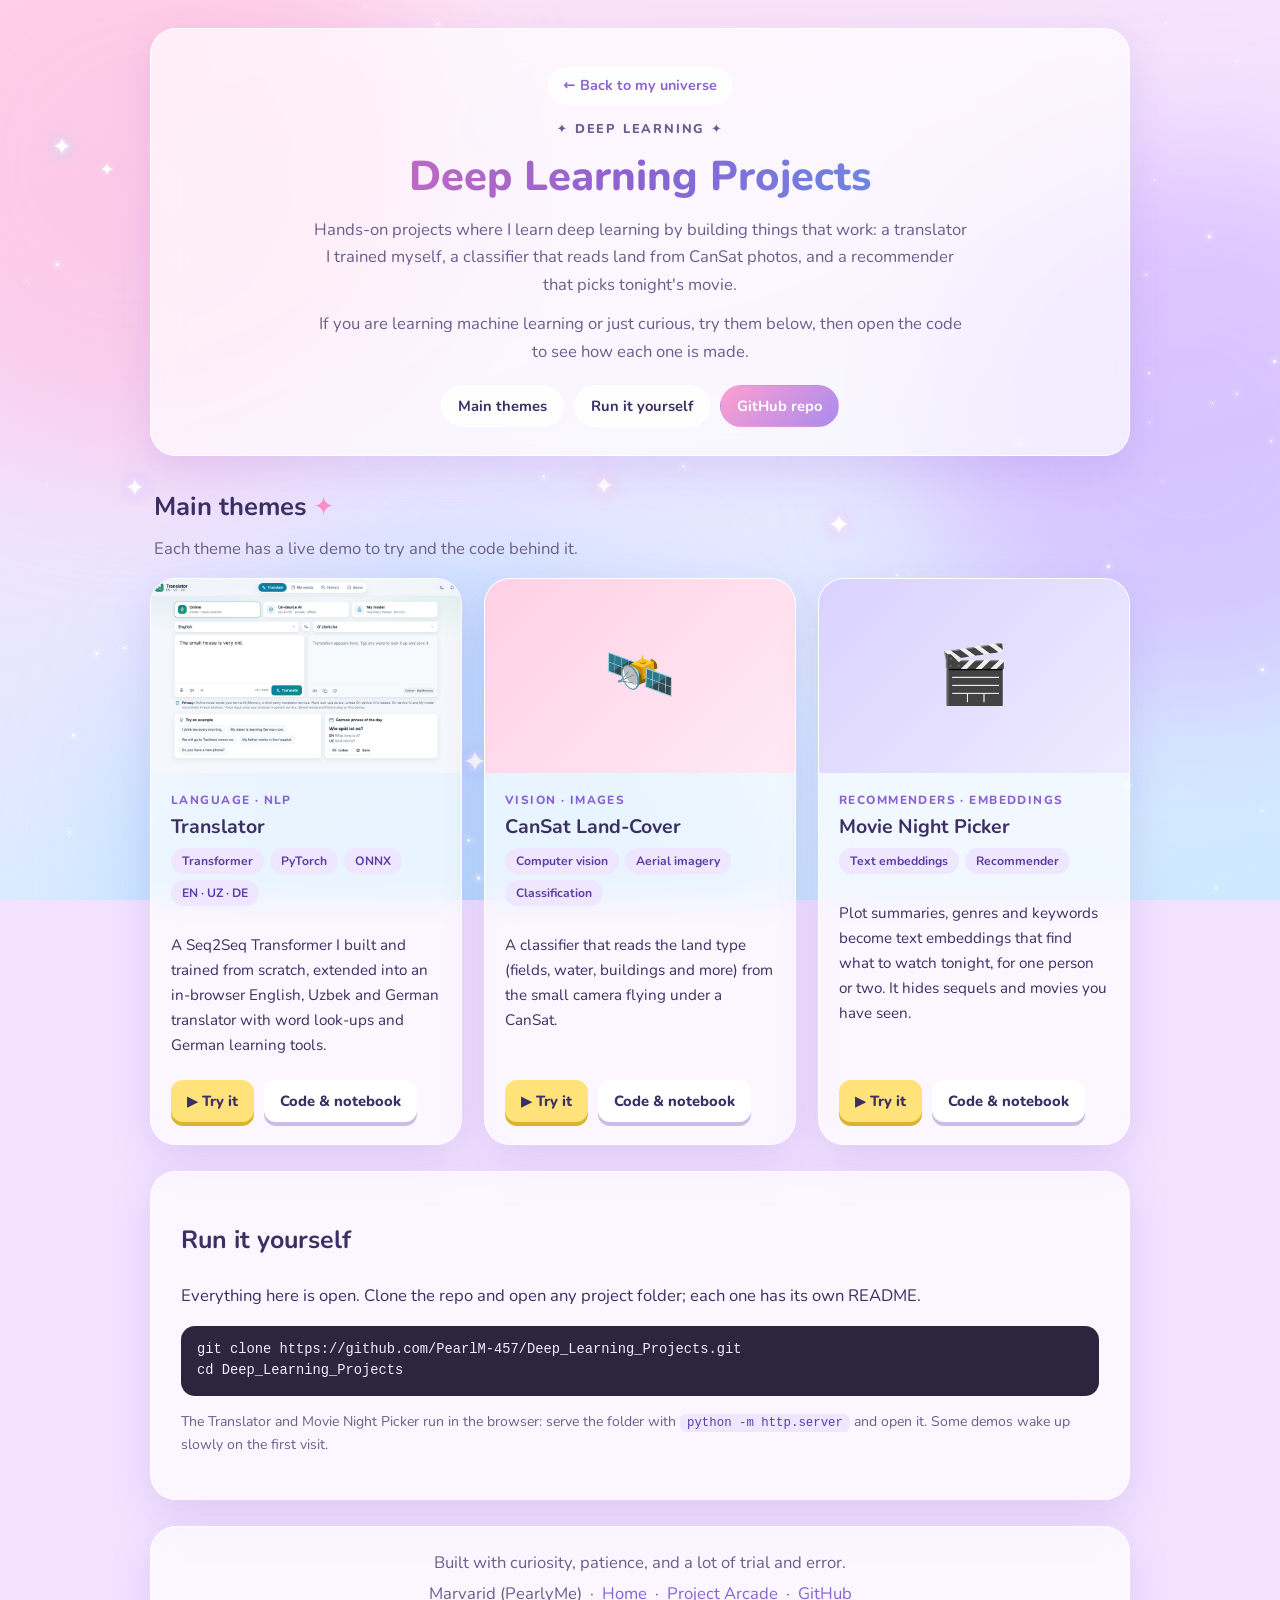
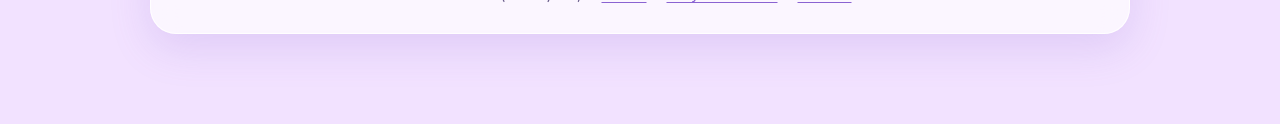
<file: index.html>
<!DOCTYPE html>
<html lang="en">
<head>
<meta charset="utf-8">
<meta name="viewport" content="width=device-width, initial-scale=1">
<meta name="color-scheme" content="light">
<title>Deep Learning Projects | Marvarid (PearlyMe)</title>
<meta name="description" content="Hands-on deep learning projects: a Seq2Seq translator, a CanSat land-cover classifier and a movie recommender. Try them live and get the code.">
<link rel="preconnect" href="https://fonts.googleapis.com">
<link rel="preconnect" href="https://fonts.gstatic.com" crossorigin>
<link href="https://fonts.googleapis.com/css2?family=Nunito:wght@400;600;700;800&family=Press+Start+2P&display=swap" rel="stylesheet">
<style>

.sky {
  position: fixed; inset: 0; z-index: -1; overflow: hidden; pointer-events: none;
  background: linear-gradient(165deg, #ffe3f2 0%, #f2e2ff 38%, #dcebff 72%, #cde8ff 100%);
}
.sky .blob {
  position: absolute; border-radius: 50%; filter: blur(70px); opacity: .55;
  animation: drift 28s ease-in-out infinite alternate;
}
.sky .b1 { width: 46vmax; height: 46vmax; left: -12vmax; top: -10vmax; background: #ffb8dc; }
.sky .b2 { width: 42vmax; height: 42vmax; right: -14vmax; top: 18vh; background: #cfa8ff; animation-duration: 34s; }
.sky .b3 { width: 50vmax; height: 50vmax; left: 10vw; bottom: -24vmax; background: #9fd3ff; animation-duration: 40s; }
@keyframes drift { to { transform: translate(4vmax, 3vmax) scale(1.08); } }

.sky .star {
  position: absolute; border-radius: 50%; background: #fff;
  box-shadow: 0 0 6px 1px rgba(255, 255, 255, .9);
  animation: twinkle var(--d, 4s) ease-in-out var(--delay, 0s) infinite;
}
.sky .spark {
  position: absolute; width: var(--s, 14px); height: var(--s, 14px);
  background: url("data:image/svg+xml,%3Csvg xmlns='http://www.w3.org/2000/svg' viewBox='0 0 24 24'%3E%3Cpath fill='white' d='M12 0c.8 6.2 5.8 11.2 12 12-6.2.8-11.2 5.8-12 12-.8-6.2-5.8-11.2-12-12C6.2 11.2 11.2 6.2 12 0z'/%3E%3C/svg%3E") center / contain no-repeat;
  filter: drop-shadow(0 0 4px rgba(255, 255, 255, .95)) drop-shadow(0 0 8px var(--glow, rgba(255, 150, 210, .7)));
  animation: twinkle var(--d, 5s) ease-in-out var(--delay, 0s) infinite;
}
@keyframes twinkle { 0%, 100% { opacity: .25; transform: scale(.75); } 50% { opacity: 1; transform: scale(1.15); } }

.sky .shoot {
  position: absolute; top: 12%; left: -160px; width: 130px; height: 2px; border-radius: 2px; opacity: 0;
  background: linear-gradient(90deg, rgba(255, 255, 255, 0), #fff);
  box-shadow: 0 0 8px 1px rgba(255, 255, 255, .8);
  animation: shoot 16s linear 3s infinite;
}
@keyframes shoot {
  0% { transform: translate(0, 0) rotate(24deg); opacity: 0; }
  2% { opacity: 1; }
  9% { transform: translate(75vw, 34vh) rotate(24deg); opacity: 0; }
  100% { transform: translate(75vw, 34vh) rotate(24deg); opacity: 0; }
}

/* sparkle dust that follows a mouse pointer */
.dust {
  position: fixed; z-index: 9; width: 9px; height: 9px; pointer-events: none; margin: -4px 0 0 -4px;
  background: var(--h, #ff9fd0); border-radius: 50%; box-shadow: 0 0 8px 2px var(--h, #ff9fd0);
  animation: dust .8s ease-out forwards;
}
@keyframes dust { to { opacity: 0; transform: translateY(16px) scale(.2); } }

@media (prefers-reduced-motion: reduce) {
  .sky *, .dust { animation: none !important; }
  .sky .star, .sky .spark { opacity: .8; }
}

:root { color-scheme: light; --ink:#3b2f63; --muted:#6a5f8c; --pink:#ff8fc7; --purple:#8a63d2; --card:rgba(255,255,255,.68); --edge:rgba(255,255,255,.9); --px:"Press Start 2P", ui-monospace, "Courier New", monospace; }
* { box-sizing: border-box; }
html { scroll-behavior: smooth; }
body { margin:0; min-height:100vh; padding:28px 16px 64px; color:var(--ink); background:#f2e2ff; font-family:"Nunito", system-ui, -apple-system, "Segoe UI", sans-serif; font-size:1.04rem; line-height:1.65; display:flex; flex-direction:column; align-items:center; }
.page { width:100%; max-width:980px; }
a { color:var(--purple); text-underline-offset:3px; }
:focus-visible { outline:3px solid var(--pink); outline-offset:3px; border-radius:6px; }
.card { background:var(--card); border:1px solid var(--edge); border-radius:26px; padding:28px 30px; margin-bottom:26px; box-shadow:0 14px 40px rgba(138,99,210,.18); backdrop-filter:blur(14px); -webkit-backdrop-filter:blur(14px); }
.hero { text-align:center; padding:38px 30px 28px; }
.back { display:inline-block; margin-bottom:14px; font-weight:700; font-size:.9rem; text-decoration:none; background:rgba(255,255,255,.8); border:1px solid var(--edge); padding:6px 14px; border-radius:999px; }
.kicker { margin:0 0 6px; font-weight:800; letter-spacing:.14em; text-transform:uppercase; font-size:.8rem; color:var(--purple); }
h1 { margin:0 0 14px; font-size:clamp(1.7rem,5.4vw,2.6rem); line-height:1.2; font-weight:800; background:linear-gradient(90deg,#f06fb4,#8a63d2 50%,#4fa8ee); -webkit-background-clip:text; background-clip:text; -webkit-text-fill-color:transparent; }
.hero p { margin:0 auto 12px; max-width:660px; color:var(--muted); }
.pills { display:flex; flex-wrap:wrap; justify-content:center; gap:10px; margin-top:20px; }
.pills a { text-decoration:none; font-weight:700; font-size:.92rem; color:var(--ink); background:rgba(255,255,255,.8); border:1px solid var(--edge); padding:8px 16px; border-radius:999px; }
.pills a:hover { background:#fff; color:var(--purple); }
.pills a.hot { background:linear-gradient(135deg,#ff9fd0,#a98bef); color:#fff; border-color:transparent; }
h2.title { margin:30px 4px 6px; font-size:1.6rem; } h2.title::after { content:" ✦"; color:var(--pink); }
.sub { margin:0 4px 16px; color:var(--muted); }
.grid { display:grid; grid-template-columns:repeat(auto-fit,minmax(270px,1fr)); gap:22px; margin-bottom:26px; }
.theme { margin:0; padding:0; overflow:hidden; display:flex; flex-direction:column; transition:transform .25s, box-shadow .25s; }
.theme:hover { transform:translateY(-4px); box-shadow:0 20px 48px rgba(138,99,210,.28); }
.theme .pic { aspect-ratio:16/10; width:100%; object-fit:cover; object-position:top; display:block; background:#efe6ff; }
.theme .tile { aspect-ratio:16/10; display:grid; place-items:center; font-size:3.6rem; background:linear-gradient(135deg,var(--a),var(--b)); }
.theme .body { padding:18px 20px 22px; display:flex; flex-direction:column; flex:1; }
.theme .kind { margin:0 0 4px; font-size:.74rem; font-weight:800; letter-spacing:.12em; text-transform:uppercase; color:var(--purple); }
.theme h3 { margin:0 0 8px; font-size:1.22rem; line-height:1.3; }
.theme p { font-size:.95rem; }
.tags { list-style:none; display:flex; flex-wrap:wrap; gap:6px; padding:0; margin:0 0 12px; }
.tags li { font-size:.76rem; font-weight:700; padding:3px 11px; border-radius:999px; background:#efe6ff; color:#5a3ea6; }
.acts { margin-top:auto; display:flex; flex-wrap:wrap; gap:10px; padding-top:6px; }
.btn { display:inline-block; text-decoration:none; font-weight:800; font-size:.92rem; color:#3b2f63; background:#ffe27a; padding:9px 16px; border-radius:12px; box-shadow:0 4px 0 #d9b52e; transition:transform .15s, box-shadow .15s; }
.btn:hover { color:#3b2f63; transform:translateY(2px); box-shadow:0 2px 0 #d9b52e; }
.btn.alt { background:#fff; box-shadow:0 4px 0 #c9bfe6; }
.note { font-size:.88rem; color:var(--muted); }
code { background:#efe6ff; color:#5a3ea6; padding:2px 7px; border-radius:6px; font-size:.88em; }
pre { background:#2b2540; color:#f3ecff; padding:14px 16px; border-radius:14px; overflow:auto; font-size:.86rem; line-height:1.5; }
footer.hero { padding:22px 30px; } footer.hero p { margin-bottom:4px; }
@media (max-width:560px) { body { padding:18px 12px 48px; } .card, .hero { padding:22px 18px; border-radius:22px; } }
@media (prefers-reduced-motion: reduce) { html { scroll-behavior:auto; } .theme { transition:none; } }
</style>
</head>
<body>
<div class="page">

  <header class="hero card">
    <a class="back" href="https://pearlm-457.github.io/">&larr; Back to my universe</a>
    <p class="kicker">✦ Deep learning ✦</p>
    <h1>Deep Learning Projects</h1>
    <p>Hands-on projects where I learn deep learning by building things that work: a translator I trained myself, a classifier that reads land from CanSat photos, and a recommender that picks tonight's movie.</p>
    <p>If you are learning machine learning or just curious, try them below, then open the code to see how each one is made.</p>
    <nav class="pills" aria-label="Sections">
      <a href="#themes">Main themes</a>
      <a href="#run">Run it yourself</a>
      <a class="hot" href="https://github.com/PearlM-457/Deep_Learning_Projects" target="_blank" rel="noopener">GitHub repo</a>
    </nav>
  </header>

  <h2 class="title" id="themes">Main themes</h2>
  <p class="sub">Each theme has a live demo to try and the code behind it.</p>

  <div class="grid">

    <article class="card theme">
      <img class="pic" src="translator-preview.png" alt="Screenshot of the Translator app" loading="lazy" onerror="this.outerHTML='<div class=&quot;tile&quot; style=&quot;--a:#bdeee6;--b:#e4f8f4&quot;>🌐</div>'">
      <div class="body">
        <p class="kind">Language · NLP</p>
        <h3>Translator</h3>
        <ul class="tags"><li>Transformer</li><li>PyTorch</li><li>ONNX</li><li>EN · UZ · DE</li></ul>
        <p>A Seq2Seq Transformer I built and trained from scratch, extended into an in-browser English, Uzbek and German translator with word look-ups and German learning tools.</p>
        <div class="acts">
          <a class="btn" href="translator_folder/translator/app/">▶ Try it</a>
          <a class="btn alt" href="https://github.com/PearlM-457/Deep_Learning_Projects/tree/main/translator_folder/translator" target="_blank" rel="noopener">Code &amp; notebook</a>
        </div>
      </div>
    </article>

    <article class="card theme">
      <div class="tile" style="--a:#ffd0e4;--b:#ffeaf4" aria-hidden="true">🛰️</div>
      <div class="body">
        <p class="kind">Vision · Images</p>
        <h3>CanSat Land-Cover</h3>
        <ul class="tags"><li>Computer vision</li><li>Aerial imagery</li><li>Classification</li></ul>
        <p>A classifier that reads the land type (fields, water, buildings and more) from the small camera flying under a CanSat.</p>
        <div class="acts">
          <a class="btn" href="https://aithusam-cansat-landcover.hf.space" target="_blank" rel="noopener">▶ Try it</a>
          <a class="btn alt" href="https://github.com/PearlM-457/Deep_Learning_Projects/tree/main/cansat-landcover" target="_blank" rel="noopener">Code &amp; notebook</a>
        </div>
      </div>
    </article>

    <article class="card theme">
      <div class="tile" style="--a:#d9d2ff;--b:#eeeaff" aria-hidden="true">🎬</div>
      <div class="body">
        <p class="kind">Recommenders · Embeddings</p>
        <h3>Movie Night Picker</h3>
        <ul class="tags"><li>Text embeddings</li><li>Recommender</li></ul>
        <p>Plot summaries, genres and keywords become text embeddings that find what to watch tonight, for one person or two. It hides sequels and movies you have seen.</p>
        <div class="acts">
          <a class="btn" href="movie_night_site/">▶ Try it</a>
          <a class="btn alt" href="https://github.com/PearlM-457/Deep_Learning_Projects/tree/main/movie_night_site" target="_blank" rel="noopener">Code &amp; notebook</a>
        </div>
      </div>
    </article>

  </div>

  <section class="card" id="run">
    <h2>Run it yourself</h2>
    <p>Everything here is open. Clone the repo and open any project folder; each one has its own README.</p>
<pre>git clone https://github.com/PearlM-457/Deep_Learning_Projects.git
cd Deep_Learning_Projects</pre>
    <p class="note">The Translator and Movie Night Picker run in the browser: serve the folder with <code>python -m http.server</code> and open it. Some demos wake up slowly on the first visit.</p>
  </section>

  <footer class="hero card">
    <p>Built with curiosity, patience, and a lot of trial and error.</p>
    <p>Marvarid (PearlyMe) &nbsp;·&nbsp; <a href="https://pearlm-457.github.io/">Home</a> &nbsp;·&nbsp; <a href="https://pearlm-457.github.io/arcade.html">Project Arcade</a> &nbsp;·&nbsp; <a href="https://github.com/PearlM-457" target="_blank" rel="noopener">GitHub</a></p>
  </footer>
</div>
<script>
(function () {
  if (document.querySelector(".sky")) return;
  var small = innerWidth < 700;
  var sky = document.createElement("div");
  sky.className = "sky";
  sky.setAttribute("aria-hidden", "true");
  sky.innerHTML = '<i class="blob b1"></i><i class="blob b2"></i><i class="blob b3"></i><i class="shoot"></i>';

  var i, el, r = Math.random;
  for (i = 0; i < (small ? 45 : 95); i++) {          // tiny stars
    el = document.createElement("i");
    el.className = "star";
    var s = r() * 2.2 + 1;
    el.style.cssText = "left:" + r() * 100 + "%;top:" + r() * 100 + "%;width:" + s + "px;height:" + s + "px;" +
      "--d:" + (3 + r() * 4) + "s;--delay:-" + r() * 6 + "s";
    sky.appendChild(el);
  }
  var glows = ["rgba(255,150,210,.75)", "rgba(180,150,255,.75)", "rgba(130,200,255,.8)"];
  for (i = 0; i < (small ? 7 : 14); i++) {            // 4-point sparkles
    el = document.createElement("i");
    el.className = "spark";
    el.style.cssText = "left:" + r() * 96 + "%;top:" + r() * 96 + "%;--s:" + (10 + r() * 14) + "px;" +
      "--d:" + (4 + r() * 4) + "s;--delay:-" + r() * 6 + "s;--glow:" + glows[i % 3];
    sky.appendChild(el);
  }
  document.body.prepend(sky);

  if (matchMedia("(prefers-reduced-motion: reduce)").matches) return;
  var last = 0, colors = ["#ff9fd0", "#b9a0ff", "#8fd0ff"], n = 0;
  addEventListener("pointermove", function (e) {      // dust trail, mouse only
    if (e.pointerType !== "mouse") return;
    var t = performance.now();
    if (t - last < 70) return;
    last = t;
    var d = document.createElement("i");
    d.className = "dust";
    d.style.left = e.clientX + "px";
    d.style.top = e.clientY + "px";
    d.style.setProperty("--h", colors[n++ % 3]);
    document.body.appendChild(d);
    d.addEventListener("animationend", function () { d.remove(); });
  }, { passive: true });
})();

</script>
</body>
</html>
</file>
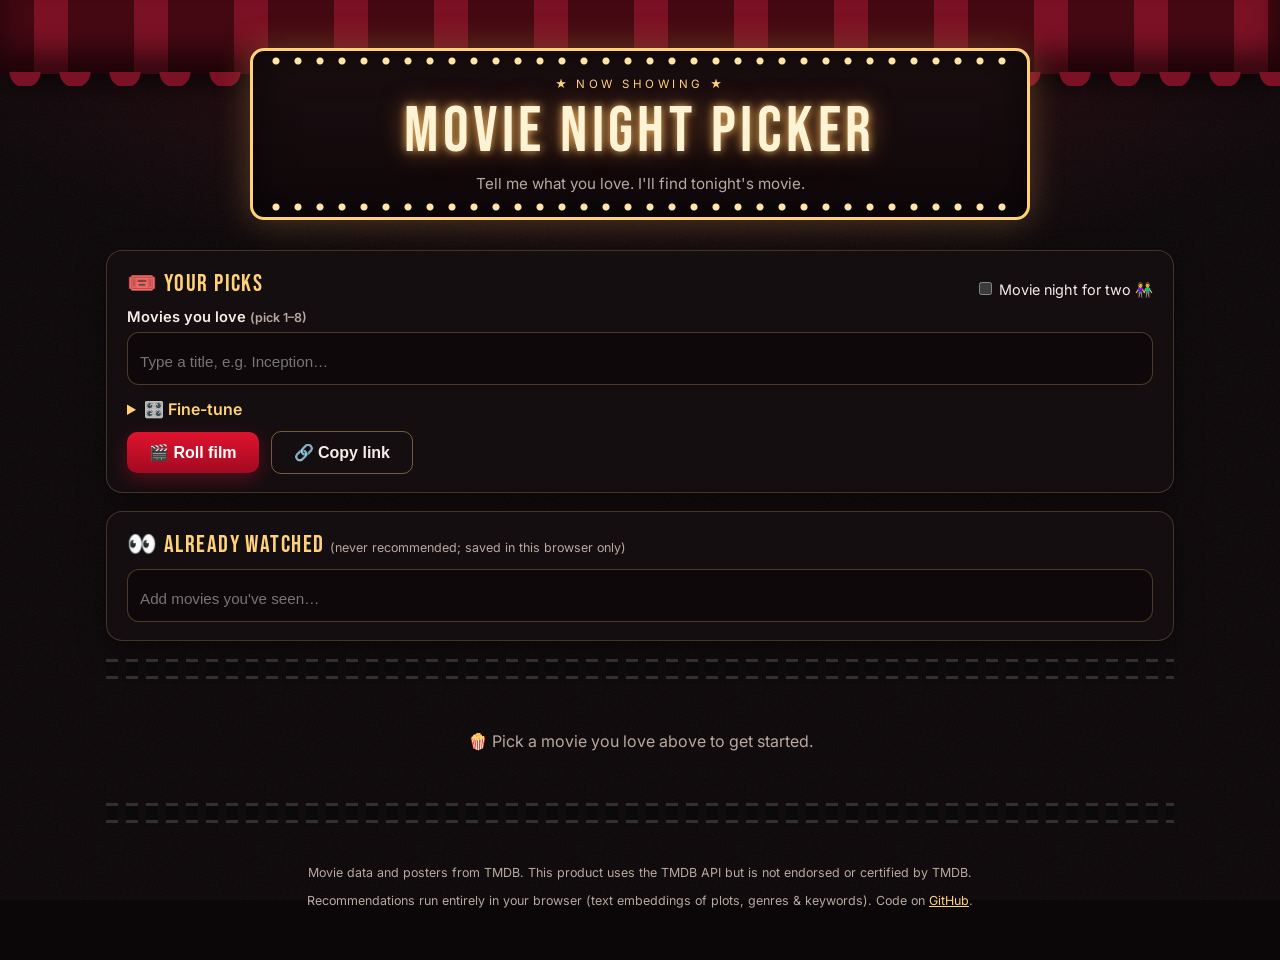
<file: movie_night_site/index.html>
<!DOCTYPE html>
<html lang="en">
<head>
<meta charset="utf-8">
<meta name="viewport" content="width=device-width, initial-scale=1">
<title>Movie Night Picker</title>
<meta name="description" content="Pick movies you love, get recommendations for tonight. Works for one person or two.">
<link rel="preconnect" href="https://fonts.googleapis.com">
<link rel="preconnect" href="https://fonts.gstatic.com" crossorigin>
<link href="https://fonts.googleapis.com/css2?family=Bebas+Neue&family=Inter:wght@400;500;600&display=swap" rel="stylesheet">
<link rel="stylesheet" href="style.css">
</head>
<body>
<div class="curtain"></div>
<header class="marquee">
  <div class="bulbs top"></div>
  <p class="now">★ NOW SHOWING ★</p>
  <h1>Movie Night Picker</h1>
  <p class="tag">Tell me what you love. I'll find tonight's movie.</p>
  <div class="bulbs bottom"></div>
</header>

<main class="wrap">
  <section class="panel" id="picks">
    <div class="row between">
      <h2>🎟️ Your picks</h2>
      <label class="switch"><input type="checkbox" id="two"> Movie night for two 👫</label>
    </div>
    <div class="pickers">
      <div class="pcol">
        <label class="lbl" id="lblA">Movies you love <span class="hint">(pick 1–8)</span></label>
        <div class="picker" id="pickA" data-key="likedA">
          <div class="chips"></div>
          <input type="text" placeholder="Type a title, e.g. Inception…" autocomplete="off" aria-label="Search movies you love">
          <ul class="sugg" hidden></ul>
        </div>
      </div>
      <div class="pcol" id="colB" hidden>
        <label class="lbl">Person B loves <span class="hint">(pick 1–8)</span></label>
        <div class="picker" id="pickB" data-key="likedB">
          <div class="chips"></div>
          <input type="text" placeholder="Type a title…" autocomplete="off" aria-label="Search movies person B loves">
          <ul class="sugg" hidden></ul>
        </div>
      </div>
    </div>

    <details class="tune">
      <summary>🎛️ Fine-tune</summary>
      <div class="tune-grid">
        <div class="full">
          <span class="lbl">Only these genres <span class="hint">(any of them; none selected = all)</span></span>
          <div id="genreChips" class="gchips"></div>
        </div>
        <label>Released since <output id="oYear">1980</output>
          <input type="range" id="minYear" min="1920" max="2026" value="1980"></label>
        <label>Max runtime <output id="oRt">any</output>
          <input type="range" id="maxRt" min="60" max="300" step="5" value="300"></label>
        <label>How many picks <output id="oN">12</output>
          <input type="range" id="nPicks" min="6" max="24" step="2" value="12"></label>
        <label>Crowd-pleaser boost <output id="oPop">0.10</output>
          <input type="range" id="popW" min="0" max="0.3" step="0.01" value="0.1"></label>
        <label>Stay close to my genres <output id="oGen">0.20</output>
          <input type="range" id="genreW" min="0" max="0.5" step="0.05" value="0.2"></label>
        <label class="check"><input type="checkbox" id="hideFr" checked> Hide sequels / same series as my picks</label>
      </div>
    </details>

    <div class="row">
      <button class="btn" id="go">🎬 Roll film</button>
      <button class="btn ghost" id="share" title="Copy a link with your picks">🔗 Copy link</button>
      <span id="status" class="status"></span>
    </div>
  </section>

  <section class="panel" id="watchedPanel">
    <h2>👀 Already watched <span class="hint">(never recommended; saved in this browser only)</span></h2>
    <div class="picker" id="pickW" data-key="watched">
      <div class="chips"></div>
      <input type="text" placeholder="Add movies you've seen…" autocomplete="off" aria-label="Search movies you have watched">
      <ul class="sugg" hidden></ul>
    </div>
  </section>

  <div class="strip"></div>
  <section id="results" aria-live="polite"></section>
  <div class="strip"></div>
</main>

<footer>
  <p>Movie data and posters from TMDB. This product uses the TMDB API but is not endorsed or certified by TMDB.</p>
  <p>Recommendations run entirely in your browser (text embeddings of plots, genres &amp; keywords). Code on <a href="https://github.com/PearlM-457/Deep_Learning_Projects/movie-night-site">GitHub</a>.</p>
</footer>
<script src="app.js"></script>
</body>
</html>
</file>
<file: movie_night_site/style.css>
:root{--bg:#0b0608;--panel:#150e11;--gold:#ffd27a;--red:#c8102e;--velvet:#5a0a18;--text:#f4ece6;--muted:#b9a99f;color-scheme:dark}
*{box-sizing:border-box}
html{scroll-behavior:smooth}
body{margin:0;min-height:100vh;color:var(--text);font-family:'Inter',system-ui,-apple-system,'Segoe UI',sans-serif;
  background:radial-gradient(1200px 520px at 50% -8%,#3d0b16 0,transparent 70%),var(--bg)}
body::before{content:"";position:fixed;inset:0;pointer-events:none;opacity:.07;z-index:0;
  background-image:url("data:image/svg+xml;utf8,<svg xmlns='http://www.w3.org/2000/svg' width='160' height='160'><filter id='n'><feTurbulence type='fractalNoise' baseFrequency='.9' numOctaves='2'/></filter><rect width='100%' height='100%' filter='url(%23n)'/></svg>")}
.curtain{position:relative;height:74px;z-index:1;
  background:repeating-linear-gradient(90deg,#430812 0 34px,#7a1124 34px 68px,#430812 68px 100px);
  box-shadow:inset 0 -22px 26px rgba(0,0,0,.55),0 10px 30px rgba(0,0,0,.65)}
.curtain::after{content:"";position:absolute;left:0;right:0;bottom:-12px;height:14px;
  background:radial-gradient(circle at 50% 0,#7a1124 0 15px,transparent 16px) 0 0/50px 14px repeat-x}
.marquee{position:relative;z-index:2;max-width:780px;margin:-26px auto 0;padding:26px 28px 24px;text-align:center;
  background:linear-gradient(#1b0e11,#0f0709);border:3px solid var(--gold);border-radius:14px;
  box-shadow:0 0 34px rgba(255,190,90,.28),inset 0 0 40px rgba(0,0,0,.6)}
.marquee h1{margin:2px 0 4px;font-family:'Bebas Neue',Impact,'Arial Narrow',sans-serif;font-weight:400;
  font-size:clamp(2.4rem,7vw,4rem);letter-spacing:.07em;color:#fff3d6;
  text-shadow:0 0 8px rgba(255,200,110,.9),0 0 26px rgba(255,150,60,.55)}
.marquee .now{margin:0;letter-spacing:.3em;font-size:.72rem;color:var(--gold)}
.marquee .tag{margin:0;color:var(--muted);font-size:.95rem}
.bulbs{position:absolute;left:12px;right:12px;height:8px;
  background:radial-gradient(circle,#ffe6a8 0 3px,transparent 4px) 0 50%/22px 8px repeat-x;animation:blink 1.6s steps(1) infinite}
.bulbs.top{top:6px}.bulbs.bottom{bottom:6px;animation-delay:.8s}
@keyframes blink{0%{opacity:1}50%{opacity:.35}100%{opacity:1}}
@media (prefers-reduced-motion:reduce){.bulbs{animation:none}}

.wrap{position:relative;z-index:1;max-width:1100px;margin:30px auto 20px;padding:0 16px;display:flex;flex-direction:column;gap:18px}
.panel{background:var(--panel);border:1px solid rgba(255,210,122,.2);border-radius:16px;padding:18px 20px;
  box-shadow:0 10px 30px rgba(0,0,0,.35)}
h2{margin:0 0 10px;font-family:'Bebas Neue',Impact,sans-serif;font-weight:400;letter-spacing:.06em;font-size:1.5rem;color:var(--gold)}
.row{display:flex;align-items:center;gap:12px;flex-wrap:wrap;margin-top:12px}
.row.between{justify-content:space-between;margin-top:0}
.hint{color:var(--muted);font-size:.78rem;font-family:'Inter',sans-serif;letter-spacing:0}
.lbl{display:block;font-weight:600;margin-bottom:6px;font-size:.92rem}
.switch{cursor:pointer;font-size:.9rem;user-select:none}
.pickers{display:grid;grid-template-columns:repeat(auto-fit,minmax(280px,1fr));gap:16px}

.picker{position:relative;background:#0e080a;border:1px solid rgba(255,210,122,.25);border-radius:12px;padding:8px}
.picker:focus-within{border-color:var(--gold);box-shadow:0 0 0 3px rgba(255,210,122,.15)}
.chips{display:flex;flex-wrap:wrap;gap:6px;margin-bottom:6px}
.chip{display:inline-flex;align-items:center;gap:6px;background:#2a1318;border:1px solid rgba(255,210,122,.35);
  border-radius:999px;padding:3px 6px 3px 11px;font-size:.84rem}
.chip button{border:0;background:rgba(255,255,255,.12);color:var(--text);width:19px;height:19px;border-radius:50%;cursor:pointer;line-height:1}
.chip button:hover{background:var(--red)}
.picker input{width:100%;background:transparent;border:0;outline:0;color:var(--text);font-size:.95rem;padding:6px 4px}
.sugg{position:absolute;left:0;right:0;top:100%;margin:6px 0 0;padding:4px;list-style:none;z-index:20;
  background:#1a0f12;border:1px solid rgba(255,210,122,.4);border-radius:10px;max-height:300px;overflow:auto;box-shadow:0 14px 30px rgba(0,0,0,.6)}
.sugg li{padding:8px 10px;border-radius:7px;cursor:pointer;font-size:.9rem;display:flex;justify-content:space-between;gap:10px}
.sugg li:hover,.sugg li.on{background:#3a1a21}
.sugg li small{color:var(--muted);white-space:nowrap}

.tune{margin-top:14px}
.tune summary{cursor:pointer;color:var(--gold);font-weight:600}
.tune-grid{display:grid;grid-template-columns:repeat(auto-fit,minmax(230px,1fr));gap:14px 22px;margin-top:12px}
.tune-grid .full{grid-column:1/-1}
.tune-grid label{display:flex;flex-direction:column;gap:6px;font-size:.88rem}
.tune-grid label.check{flex-direction:row;align-items:center}
.tune-grid output{color:var(--gold);float:right}
input[type=range]{accent-color:var(--red);width:100%}
.gchips{display:flex;flex-wrap:wrap;gap:6px}
.g{border:1px solid rgba(255,210,122,.3);background:transparent;color:var(--text);border-radius:999px;padding:4px 11px;font-size:.8rem;cursor:pointer}
.g.on{background:var(--red);border-color:var(--red)}

.btn{background:linear-gradient(#e0132f,#a10a20);color:#fff;border:0;border-radius:10px;padding:11px 22px;font-weight:600;
  font-size:1rem;cursor:pointer;box-shadow:0 6px 18px rgba(200,16,46,.35)}
.btn:hover{filter:brightness(1.1)}
.btn.ghost{background:transparent;border:1px solid rgba(255,210,122,.4);box-shadow:none;color:var(--text)}
.status{color:var(--muted);font-size:.85rem}

.strip{height:20px;opacity:.9;
  background:linear-gradient(#0a0a0a,#0a0a0a);
  -webkit-mask:repeating-linear-gradient(90deg,#000 0 12px,transparent 12px 20px);mask:repeating-linear-gradient(90deg,#000 0 12px,transparent 12px 20px);
  border-top:3px solid #3a3330;border-bottom:3px solid #3a3330}
.section-title{display:flex;align-items:baseline;gap:12px;margin:8px 0 12px}
.section-title h2{margin:0;font-size:1.8rem}
.grid{display:grid;grid-template-columns:repeat(auto-fill,minmax(340px,1fr));gap:18px;margin-bottom:26px}
.card{position:relative;display:flex;background:linear-gradient(135deg,#1e1317,#130b0e);overflow:hidden;
  border:1px solid rgba(255,210,122,.25);border-radius:14px;box-shadow:0 8px 22px rgba(0,0,0,.45)}
.card::before,.card::after{content:"";position:absolute;left:103px;width:18px;height:18px;border-radius:50%;background:var(--bg);
  border:1px solid rgba(255,210,122,.25)}
.card::before{top:-10px}.card::after{bottom:-10px}
.poster{position:relative;width:112px;flex-shrink:0;background:#000}
.poster img{width:100%;height:100%;object-fit:cover;display:block}
.rank{position:absolute;top:6px;left:6px;background:var(--gold);color:#2a1408;font-weight:700;font-size:.72rem;border-radius:999px;padding:2px 8px}
.body{padding:12px 14px;border-left:2px dashed rgba(255,210,122,.3);display:flex;flex-direction:column;gap:5px;min-width:0}
.t{font-weight:600;font-size:1.02rem;line-height:1.25}
.t .y{color:var(--muted);font-weight:400}
.meta{font-size:.82rem;color:#e8d9c8}
.badge{background:rgba(255,210,122,.16);color:var(--gold);border-radius:6px;padding:1px 7px;font-size:.7rem;margin-left:6px}
.why{font-size:.84rem}
.ov{font-size:.76rem;color:var(--muted)}
.acts{margin-top:auto;display:flex;gap:6px;padding-top:6px}
.acts button{background:transparent;border:1px solid rgba(255,210,122,.35);color:var(--text);border-radius:8px;padding:4px 9px;font-size:.76rem;cursor:pointer}
.acts button:hover{background:#3a1a21}
.empty{padding:34px 10px;text-align:center;color:var(--muted)}
.asof{color:var(--muted);font-size:.8rem}
.loading{text-align:center;padding:40px;color:var(--muted)}
footer{position:relative;z-index:1;text-align:center;color:var(--muted);font-size:.78rem;padding:10px 16px 40px}
footer a{color:var(--gold)}
@media (max-width:420px){.card::before,.card::after{display:none}.poster{width:96px}}
</file>
